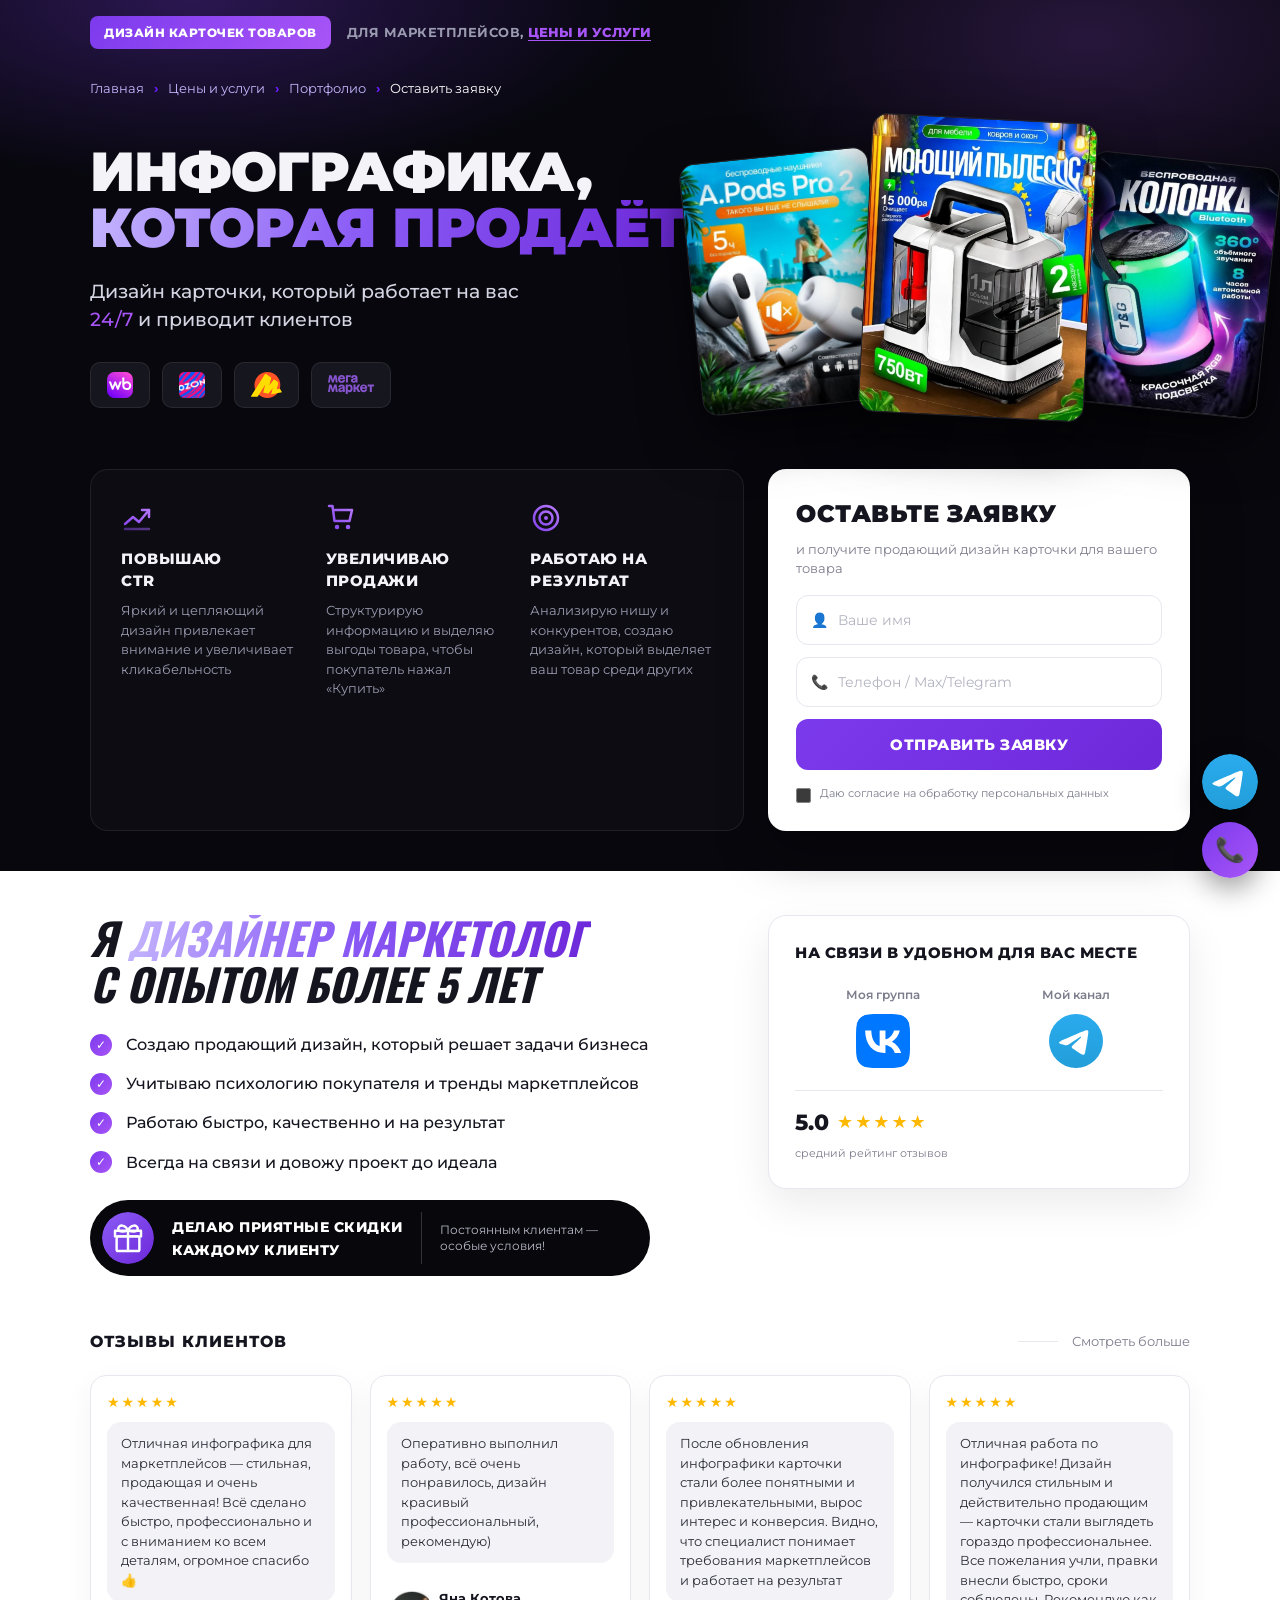
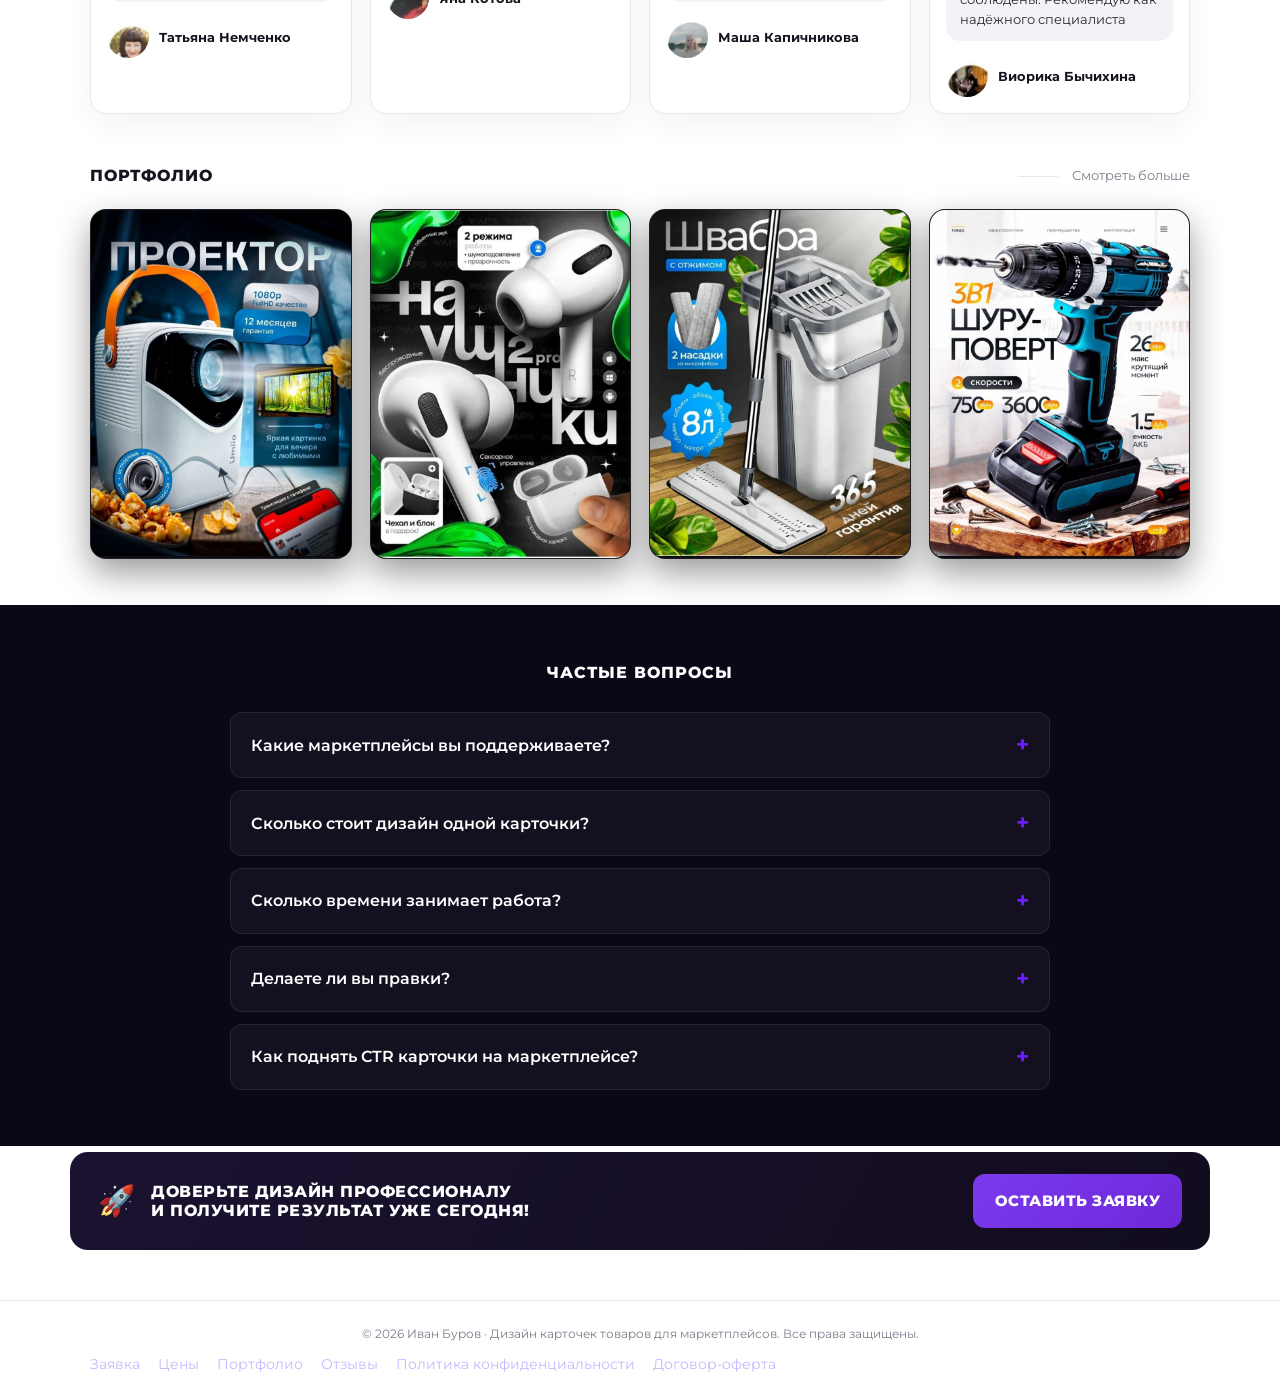
<file: index.html>
<!DOCTYPE html>
<html lang="ru-RU">
<head>
  <meta charset="UTF-8" />
  <meta http-equiv="X-UA-Compatible" content="IE=edge" />
  <meta name="viewport" content="width=device-width, initial-scale=1.0, viewport-fit=cover" />
  <meta name="theme-color" content="#0b0716" />
  <meta name="color-scheme" content="dark" />
  <meta name="format-detection" content="telephone=yes" />
  <meta name="geo.region" content="RU" />
  <meta name="geo.placename" content="Россия" />
  <meta name="rating" content="5.0" />

  <title>Инфографика для маркетплейсов — дизайн карточек WB, Ozon, ЯМ | idesighn.ru</title>
  <meta name="description" content="Продающая инфографика и дизайн карточек товаров для Wildberries, Ozon, Яндекс Маркет и Megamarket. Повышаю CTR и продажи, опыт 5+ лет. Цены от 600 ₽. Заявка онлайн на idesighn.ru." />
  <meta name="keywords" content="инфографика для маркетплейсов, дизайн карточек товаров, карточки Wildberries, дизайн Ozon, Яндекс Маркет дизайн, Megamarket, продающая инфографика, дизайнер карточек, инфографика WB, дизайн для маркетплейсов, CTR, Rich контент, главный слайд, дизайнер-маркетолог" />
  <meta name="author" content="Иван Буров" />
  <meta name="copyright" content="Иван Буров, idesighn.ru" />
  <meta name="robots" content="index, follow, max-image-preview:large, max-snippet:-1, max-video-preview:-1" />
  <meta name="googlebot" content="index, follow" />
  <meta name="yandex" content="index, follow" />
  <!-- Замените значения на реальные коды подтверждения из Яндекс.Вебмастера и Google Search Console -->
  <meta name="yandex-verification" content="99305ed40098e65d" />
  <meta name="google-site-verification" content="PLACEHOLDER_GOOGLE_VERIFICATION" />
  <meta name="referrer" content="strict-origin-when-cross-origin" />

  <link rel="canonical" href="https://idesighn.ru/" />
  <link rel="alternate" hreflang="ru-RU" href="https://idesighn.ru/" />
  <link rel="alternate" hreflang="x-default" href="https://idesighn.ru/" />

  <!-- Favicons -->
  <link rel="icon" href="/assets/img/favicon.svg" type="image/svg+xml" />
  <link rel="icon" href="/assets/img/icon-192.png" type="image/png" sizes="192x192" />
  <link rel="icon" href="/assets/img/favicon.svg" type="image/svg+xml" sizes="any" />
  <link rel="shortcut icon" href="/assets/img/favicon.svg" />
  <link rel="apple-touch-icon" href="/assets/img/apple-touch-icon.png" sizes="180x180" />
  <link rel="mask-icon" href="/assets/img/favicon.svg" color="#6b1dff" />
  <meta name="msapplication-TileColor" content="#0b0716" />
  <meta name="msapplication-TileImage" content="/assets/img/icon-192.png" />
  <meta name="msapplication-config" content="/assets/img/browserconfig.xml" />

  <!-- PWA -->
  <link rel="manifest" href="/manifest.webmanifest" />

  <!-- OpenGraph -->
  <meta property="og:type" content="website" />
  <meta property="og:site_name" content="idesighn.ru — Инфографика для маркетплейсов" />
  <meta property="og:locale" content="ru_RU" />
  <meta property="og:locale:alternate" content="en_US" />
  <meta property="og:title" content="Инфографика для маркетплейсов — дизайн карточек, который продаёт" />
  <meta property="og:description" content="Дизайн карточек товаров для Wildberries, Ozon, Яндекс Маркет и Megamarket. Повышаю CTR и продажи. 5+ лет опыта. Цены от 600 ₽." />
  <meta property="og:url" content="https://idesighn.ru/" />
  <meta property="og:image" content="https://idesighn.ru/assets/img/og-image.jpg" />
  <meta property="og:image:secure_url" content="https://idesighn.ru/assets/img/og-image.jpg" />
  <meta property="og:image:type" content="image/jpeg" />
  <meta property="og:image:width" content="1200" />
  <meta property="og:image:height" content="630" />
  <meta property="og:image:alt" content="Инфографика, которая продаёт — дизайн карточек для маркетплейсов" />

  <!-- Twitter Card -->
  <meta name="twitter:card" content="summary_large_image" />
  <meta name="twitter:title" content="Инфографика для маркетплейсов — дизайн карточек" />
  <meta name="twitter:description" content="Продающая инфографика для Wildberries, Ozon, Яндекс Маркет и Megamarket. 5+ лет опыта." />
  <meta name="twitter:image" content="https://idesighn.ru/assets/img/og-image.jpg" />
  <meta name="twitter:image:alt" content="Инфографика, которая продаёт — idesighn.ru" />

  <!-- VK OpenGraph (используется ВКонтакте) -->
  <meta property="vk:image" content="https://idesighn.ru/assets/img/og-image.jpg" />

  <!-- Производительность: ранние соединения -->
  <link rel="preconnect" href="https://fonts.googleapis.com" />
  <link rel="preconnect" href="https://fonts.gstatic.com" crossorigin />
  <link rel="dns-prefetch" href="https://mc.yandex.ru" />

  <!-- LCP-изображение героя — приоритетная загрузка -->
  <link rel="preload" as="image" href="assets/img/card-vacuum.jpg" fetchpriority="high" />

  <!-- Шрифты грузим асинхронно, чтобы не блокировать первичный рендеринг -->
  <link rel="preload" as="style" href="https://fonts.googleapis.com/css2?family=Montserrat:ital,wght@0,400;0,500;0,600;0,700;0,800;0,900;1,800;1,900&family=Oswald:wght@500;600;700&display=swap" />
  <link rel="stylesheet" href="https://fonts.googleapis.com/css2?family=Montserrat:ital,wght@0,400;0,500;0,600;0,700;0,800;0,900;1,800;1,900&family=Oswald:wght@500;600;700&display=swap" media="print" onload="this.media='all'" />
  <noscript>
    <link rel="stylesheet" href="https://fonts.googleapis.com/css2?family=Montserrat:ital,wght@0,400;0,500;0,600;0,700;0,800;0,900;1,800;1,900&family=Oswald:wght@500;600;700&display=swap" />
  </noscript>

  <link rel="stylesheet" href="styles.css" />
</head>
<body>
  <div class="bg-glow"></div>

  <header class="site-header">
    <div class="container header-inner">
      <span class="badge badge-purple">ДИЗАЙН КАРТОЧЕК ТОВАРОВ</span>
      <span class="header-tagline">ДЛЯ МАРКЕТПЛЕЙСОВ, <button type="button" class="accent link-btn" id="pricingToggle">ЦЕНЫ И УСЛУГИ</button></span>
    </div>
  </header>

  <main>
    <!-- BREADCRUMBS -->
    <nav class="breadcrumbs" aria-label="Навигационная цепочка">
      <div class="container">
        <ol itemscope itemtype="https://schema.org/BreadcrumbList">
          <li itemprop="itemListElement" itemscope itemtype="https://schema.org/ListItem">
            <a itemprop="item" href="https://idesighn.ru/"><span itemprop="name">Главная</span></a>
            <meta itemprop="position" content="1" />
          </li>
          <li itemprop="itemListElement" itemscope itemtype="https://schema.org/ListItem">
            <a itemprop="item" href="#pricing"><span itemprop="name">Цены и услуги</span></a>
            <meta itemprop="position" content="2" />
          </li>
          <li itemprop="itemListElement" itemscope itemtype="https://schema.org/ListItem">
            <a itemprop="item" href="#portfolio"><span itemprop="name">Портфолио</span></a>
            <meta itemprop="position" content="3" />
          </li>
          <li itemprop="itemListElement" itemscope itemtype="https://schema.org/ListItem" aria-current="page">
            <span itemprop="name">Оставить заявку</span>
            <meta itemprop="position" content="4" />
          </li>
        </ol>
      </div>
    </nav>

    <!-- HERO -->
    <section class="hero">
      <div class="container hero-grid">
        <div class="hero-copy">
          <h1 class="hero-title">
            ИНФОГРАФИКА,<br />
            <span class="grad-text">КОТОРАЯ ПРОДАЁТ</span>
          </h1>
          <p class="hero-sub">
            Дизайн карточки, который работает на вас<br />
            <span class="accent">24/7</span> и приводит клиентов
          </p>
          <div class="marketplaces" aria-label="Маркетплейсы, для которых делаем дизайн">
            <span class="mp-chip"><img src="assets/img/logo-wb.svg" alt="Wildberries — дизайн карточек" width="48" height="48" loading="lazy" decoding="async" /></span>
            <span class="mp-chip"><img src="assets/img/logo-ozon.png" alt="Ozon — дизайн карточек" width="48" height="48" loading="lazy" decoding="async" /></span>
            <span class="mp-chip"><img src="assets/img/logo-ym.svg" alt="Яндекс Маркет — дизайн карточек" width="48" height="48" loading="lazy" decoding="async" /></span>
            <span class="mp-chip mp-wide"><img src="assets/img/logo-mm.svg" alt="Megamarket (СберМегаМаркет) — дизайн карточек" width="64" height="48" loading="lazy" decoding="async" /></span>
          </div>
        </div>

        <div class="hero-cards">
          <article class="pcard">
            <img src="assets/img/card-apods.jpg" width="768" height="1024" decoding="async" fetchpriority="low" alt="A.Pods Pro 2 — беспроводные наушники" />
          </article>

          <article class="pcard pcard-lg">
            <img src="assets/img/card-vacuum.jpg" width="773" height="1024" fetchpriority="high" decoding="async" alt="Моющий пылесос для мебели, ковров и окон" />
          </article>

          <article class="pcard">
            <img src="assets/img/card-speaker.jpg" width="650" height="866" decoding="async" fetchpriority="low" alt="Беспроводная Bluetooth-колонка с RGB-подсветкой" />
          </article>
        </div>
      </div>
    </section>

    <!-- BENEFITS + FORM -->
    <section class="benefits-form">
      <div class="container bf-grid">
        <div class="benefits-card">
          <h2 class="visually-hidden">Преимущества дизайна карточек для маркетплейсов</h2>
          <div class="benefit">
            <div class="benefit-icon"><img src="assets/img/icon-ctr.svg" alt="" /></div>
            <h3>ПОВЫШАЮ<br />CTR</h3>
            <p>Яркий и цепляющий дизайн привлекает внимание и увеличивает кликабельность</p>
          </div>
          <div class="benefit">
            <div class="benefit-icon"><img src="assets/img/icon-sales.svg" alt="" /></div>
            <h3>УВЕЛИЧИВАЮ<br />ПРОДАЖИ</h3>
            <p>Структурирую информацию и выделяю выгоды товара, чтобы покупатель нажал «Купить»</p>
          </div>
          <div class="benefit">
            <div class="benefit-icon"><img src="assets/img/icon-result.svg" alt="" /></div>
            <h3>РАБОТАЮ НА<br />РЕЗУЛЬТАТ</h3>
            <p>Анализирую нишу и конкурентов, создаю дизайн, который выделяет ваш товар среди других</p>
          </div>
        </div>

        <aside class="lead-form" id="zayavka">
          <h2 class="form-title">ОСТАВЬТЕ ЗАЯВКУ</h2>
          <p class="form-sub">и получите продающий дизайн карточки для вашего товара</p>
          <form class="form" novalidate>
            <label class="field">
              <span class="field-icon">👤</span>
              <input type="text" name="name" placeholder="Ваше имя" required />
            </label>
            <label class="field">
              <span class="field-icon">📞</span>
              <input type="text" name="contact" placeholder="Телефон / Max/Telegram" required />
            </label>
            <button type="submit" class="btn btn-primary btn-block">ОТПРАВИТЬ ЗАЯВКУ</button>
            <label class="consent">
              <input type="checkbox" name="consent" required />
              <span>Даю согласие на обработку персональных данных</span>
            </label>
            <p class="form-success" hidden>Спасибо! Заявка отправлена — скоро свяжусь с вами.</p>
          </form>
        </aside>
      </div>
    </section>

    <!-- PRICING / SERVICES -->
    <section class="pricing" id="pricing">
      <div class="container">
        <div class="section-head">
          <h2 class="section-title">ЦЕНЫ И УСЛУГИ</h2>
          <button type="button" class="see-more pricing-close" id="pricingClose">Свернуть</button>
        </div>
        <div class="pricing-grid">
          <article class="price-card">
            <img loading="lazy" decoding="async" src="assets/img/service-01.jpg" width="656" height="1024" alt="Инфографика и дизайн на 5 слайдов" />
            <div class="price-row"><span class="price-now">3 100 ₽</span><span class="price-old">4 500 ₽</span></div>
            <div class="price-label">5 слайдов</div>
            <button type="button" class="btn btn-primary btn-block price-btn" data-service="Инфографика и дизайн — 5 слайдов (3 100 ₽)">Написать</button>
          </article>
          <article class="price-card">
            <img loading="lazy" decoding="async" src="assets/img/service-02.jpg" width="621" height="1024" alt="Дополнительный слайд" />
            <div class="price-row"><span class="price-now">600 ₽</span><span class="price-old">900 ₽</span></div>
            <div class="price-label">Дополнительный слайд</div>
            <button type="button" class="btn btn-primary btn-block price-btn" data-service="Дополнительный слайд (600 ₽)">Написать</button>
          </article>
          <article class="price-card">
            <img loading="lazy" decoding="async" src="assets/img/service-03.jpg" width="619" height="1024" alt="Rich контент" />
            <div class="price-row"><span class="price-now">1 000 ₽</span><span class="price-old">1 500 ₽</span></div>
            <div class="price-label">Rich контент</div>
            <button type="button" class="btn btn-primary btn-block price-btn" data-service="Rich контент (1 000 ₽)">Написать</button>
          </article>
          <article class="price-card">
            <img loading="lazy" decoding="async" src="assets/img/service-04.jpg" width="641" height="1024" alt="Супер Акция: 2 доп. слайда в подарок при заказе 5 слайдов" />
            <div class="price-row"><span class="price-now">3 100 ₽</span><span class="price-old">8 000 ₽</span></div>
            <div class="price-label">Супер Акция 😍🔥</div>
            <button type="button" class="btn btn-primary btn-block price-btn" data-service="Супер Акция: 2 доп. слайда в подарок (3 100 ₽)">Написать</button>
          </article>
          <article class="price-card">
            <img loading="lazy" decoding="async" src="assets/img/service-05.jpg" width="645" height="1024" alt="Главный слайд" />
            <div class="price-row"><span class="price-now">700 ₽</span><span class="price-old">1 100 ₽</span></div>
            <div class="price-label">Главный слайд</div>
            <button type="button" class="btn btn-primary btn-block price-btn" data-service="Главный слайд (700 ₽)">Написать</button>
          </article>
        </div>
      </div>
    </section>

    <div class="light-zone">
    <!-- ABOUT + CONTACTS -->
    <section class="about">
      <div class="container about-grid">
        <div class="about-main">
          <h2 class="about-title">Я <span class="grad-text">ДИЗАЙНЕР МАРКЕТОЛОГ</span><br />С ОПЫТОМ <span class="accent">БОЛЕЕ 5 ЛЕТ</span></h2>
          <ul class="about-list">
            <li>Создаю продающий дизайн, который решает задачи бизнеса</li>
            <li>Учитываю психологию покупателя и тренды маркетплейсов</li>
            <li>Работаю быстро, качественно и на результат</li>
            <li>Всегда на связи и довожу проект до идеала</li>
          </ul>
          <div class="gift-banner">
            <div class="gift-icon"><img src="assets/img/icon-gift.svg" alt="" /></div>
            <div class="gift-text"><b>ДЕЛАЮ ПРИЯТНЫЕ СКИДКИ<br />КАЖДОМУ КЛИЕНТУ</b></div>
            <div class="gift-divider"></div>
            <div class="gift-note">Постоянным клиентам —<br />особые условия!</div>
          </div>
        </div>

        <aside class="contacts-card">
          <h3 class="contacts-title">НА СВЯЗИ В УДОБНОМ ДЛЯ ВАС МЕСТЕ</h3>
          <div class="socials">
            <a class="social" href="https://vk.ru/disain1infografika" target="_blank" rel="noopener">
              <span class="social-label">Моя группа</span>
              <span class="social-icon"><img src="assets/img/logo-vk.svg" alt="VK" /></span>
            </a>
            <a class="social" href="https://t.me/ivan2000disainer" target="_blank" rel="noopener">
              <span class="social-label">Мой канал</span>
              <span class="social-icon"><img src="assets/img/icon-tg.svg" alt="Telegram" /></span>
            </a>
          </div>
          <div class="rating">
            <span class="rating-num">5.0</span>
            <span class="rating-stars">★★★★★</span>
            <span class="rating-note">средний рейтинг отзывов</span>
          </div>
        </aside>
      </div>
    </section>

    <!-- REVIEWS -->
    <section class="reviews" id="reviews">
      <div class="container">
        <div class="section-head">
          <h2 class="section-title">ОТЗЫВЫ КЛИЕНТОВ</h2>
          <a href="#" class="see-more" id="reviewsToggle">Смотреть больше</a>
        </div>
        <div class="reviews-grid">
          <article class="review">
            <div class="stars">★★★★★</div>
            <div class="bubble">
              <p>Отличная инфографика для маркетплейсов — стильная, продающая и очень качественная! Всё сделано быстро, профессионально и с вниманием ко всем деталям, огромное спасибо 👍</p>
            </div>
            <div class="person">
              <span class="avatar"><img loading="lazy" decoding="async" src="assets/img/av-01.png" width="96" height="96" alt="Татьяна Немченко" /></span>
              <span class="person-info"><b>Татьяна Немченко</b></span>
            </div>
          </article>
          <article class="review">
            <div class="stars">★★★★★</div>
            <div class="bubble">
              <p>Оперативно выполнил работу, всё очень понравилось, дизайн красивый профессиональный, рекомендую)</p>
            </div>
            <div class="person">
              <span class="avatar"><img loading="lazy" decoding="async" src="assets/img/av-02.png" width="96" height="96" alt="Яна Котова" /></span>
              <span class="person-info"><b>Яна Котова</b></span>
            </div>
          </article>
          <article class="review">
            <div class="stars">★★★★★</div>
            <div class="bubble">
              <p>После обновления инфографики карточки стали более понятными и привлекательными, вырос интерес и конверсия. Видно, что специалист понимает требования маркетплейсов и работает на результат</p>
            </div>
            <div class="person">
              <span class="avatar"><img loading="lazy" decoding="async" src="assets/img/av-03.png" width="96" height="96" alt="Маша Капичникова" /></span>
              <span class="person-info"><b>Маша Капичникова</b></span>
            </div>
          </article>
          <article class="review">
            <div class="stars">★★★★★</div>
            <div class="bubble">
              <p>Отличная работа по инфографике! Дизайн получился стильным и действительно продающим — карточки стали выглядеть гораздо профессиональнее. Все пожелания учли, правки внесли быстро, сроки соблюдены. Рекомендую как надёжного специалиста</p>
            </div>
            <div class="person">
              <span class="avatar"><img loading="lazy" decoding="async" src="assets/img/av-04.png" width="96" height="96" alt="Виорика Бычихина" /></span>
              <span class="person-info"><b>Виорика Бычихина</b></span>
            </div>
          </article>
          <article class="review review--extra">
            <div class="stars">★★★★★</div>
            <div class="bubble">
              <p>Дизайном очень доволен, Иван справился с задачей очень профессионально, сделал всё оперативно в срок, инфографика впечатляет, рекомендую)</p>
            </div>
            <div class="person">
              <span class="avatar"><img loading="lazy" decoding="async" src="assets/img/av-05.png" width="96" height="96" alt="Павел Литвинов" /></span>
              <span class="person-info"><b>Павел Литвинов</b></span>
            </div>
          </article>
          <article class="review review--extra">
            <div class="stars">★★★★★</div>
            <div class="bubble">
              <p>Шикарная инфографика, CTR значительно повысился, стали заказывать больше, спасибо большое 👍 супер</p>
            </div>
            <div class="person">
              <span class="avatar"><img loading="lazy" decoding="async" src="assets/img/av-06.png" width="96" height="96" alt="Олег П." /></span>
              <span class="person-info"><b>Олег П.</b></span>
            </div>
          </article>
          <article class="review review--extra">
            <div class="stars">★★★★★</div>
            <div class="bubble">
              <p>Шикарная инфографика 😍 продажи значительно выросли, больше кликов, рекомендую, просто супер ☺️</p>
            </div>
            <div class="person">
              <span class="avatar"><img loading="lazy" decoding="async" src="assets/img/av-07.png" width="96" height="96" alt="Людмила Соловьева" /></span>
              <span class="person-info"><b>Людмила Соловьева</b></span>
            </div>
          </article>
          <article class="review review--extra">
            <div class="stars">★★★★★</div>
            <div class="bubble">
              <p>Отличный специалист, быстро ответил, обсудили, работа выполнена в срок, очень доволен дизайном, будем работать ещё) рекомендую</p>
            </div>
            <div class="person">
              <span class="avatar"><img loading="lazy" decoding="async" src="assets/img/av-08.png" width="96" height="96" alt="Евгений Валерьевич" /></span>
              <span class="person-info"><b>Евгений Валерьевич</b></span>
            </div>
          </article>
        </div>
      </div>
    </section>

    <!-- PORTFOLIO -->
    <section class="portfolio" id="portfolio">
      <div class="container">
        <div class="section-head">
          <h2 class="section-title">ПОРТФОЛИО</h2>
          <a href="#" class="see-more" id="portfolioToggle">Смотреть больше</a>
        </div>
        <div class="portfolio-grid">
          <article class="folio"><img loading="lazy" decoding="async" src="assets/img/portfolio-01.jpg" width="768" height="1024" alt="Карточка товара: проектор Umiio" /></article>
          <article class="folio"><img loading="lazy" decoding="async" src="assets/img/portfolio-02.jpg" width="764" height="1024" alt="Карточка товара: беспроводные наушники Pro 2" /></article>
          <article class="folio"><img loading="lazy" decoding="async" src="assets/img/portfolio-03.jpg" width="768" height="1024" alt="Карточка товара: швабра с отжимом" /></article>
          <article class="folio"><img loading="lazy" decoding="async" src="assets/img/portfolio-04.jpg" width="768" height="1024" alt="Карточка товара: шуруповёрт 3 в 1" /></article>
          <article class="folio folio--extra"><img loading="lazy" decoding="async" src="assets/img/portfolio-05.jpg" width="768" height="1024" alt="Карточка товара: кабель Lightning — USB-C" /></article>
          <article class="folio folio--extra"><img loading="lazy" decoding="async" src="assets/img/portfolio-06.jpg" width="768" height="1024" alt="Карточка товара: автомобильный компрессор" /></article>
          <article class="folio folio--extra"><img loading="lazy" decoding="async" src="assets/img/portfolio-07.jpg" width="768" height="1024" alt="Карточка товара: подарочный набор" /></article>
          <article class="folio folio--extra"><img loading="lazy" decoding="async" src="assets/img/portfolio-08.jpg" width="768" height="1024" alt="Карточка товара: армейский мультитул 30 в 1" /></article>
          <article class="folio folio--extra"><img loading="lazy" decoding="async" src="assets/img/portfolio-09.jpg" width="768" height="1024" alt="Карточка товара: беспроводная колонка" /></article>
          <article class="folio folio--extra"><img loading="lazy" decoding="async" src="assets/img/portfolio-10.jpg" width="768" height="1024" alt="Карточка товара: электрический аэрогриль" /></article>
          <article class="folio folio--extra"><img loading="lazy" decoding="async" src="assets/img/portfolio-11.jpg" width="768" height="1024" alt="Карточка товара: портативный блендер" /></article>
          <article class="folio folio--extra"><img loading="lazy" decoding="async" src="assets/img/portfolio-12.jpg" width="768" height="1024" alt="Карточка товара: лазерный уровень 4D" /></article>
          <article class="folio folio--extra"><img loading="lazy" decoding="async" src="assets/img/portfolio-13.jpg" width="768" height="1024" alt="Карточка товара: чемодан" /></article>
          <article class="folio folio--extra"><img loading="lazy" decoding="async" src="assets/img/portfolio-14.jpg" width="774" height="1024" alt="Карточка товара: энергетик Lit Energy" /></article>
          <article class="folio folio--extra"><img loading="lazy" decoding="async" src="assets/img/portfolio-15.jpg" width="768" height="1024" alt="Карточка товара: беспроводные наушники N35" /></article>
          <article class="folio folio--extra"><img loading="lazy" decoding="async" src="assets/img/hero-02.jpg" width="969" height="1280" alt="Дизайн карточки товара для маркетплейса — пример №4" /></article>
          <article class="folio folio--extra"><img loading="lazy" decoding="async" src="assets/img/hero-03.jpg" width="900" height="1200" alt="Дизайн карточки товара для маркетплейса — пример №5" /></article>
          <article class="folio folio--extra"><img loading="lazy" decoding="async" src="assets/img/hero-04.jpg" width="961" height="1280" alt="Дизайн карточки товара для маркетплейса — пример №6" /></article>
          <article class="folio folio--extra"><img loading="lazy" decoding="async" src="assets/img/hero-06.jpg" width="900" height="1200" alt="Дизайн карточки товара для маркетплейса — пример №7" /></article>
        </div>
      </div>
    </section>

    <!-- FAQ (видимый блок) -->
    <section class="faq" aria-label="Частые вопросы">
      <div class="container">
        <h2 class="section-title">ЧАСТЫЕ ВОПРОСЫ</h2>
        <div class="faq-list">
          <details>
            <summary>Какие маркетплейсы вы поддерживаете?</summary>
            <p>Делаю дизайн карточек для Wildberries, Ozon, Яндекс Маркет и Megamarket. Опыт работы с каждой площадкой более 5 лет.</p>
          </details>
          <details>
            <summary>Сколько стоит дизайн одной карточки?</summary>
            <p>Главный слайд — 700 ₽, дополнительный слайд — 600 ₽, пакет 5 слайдов — 3 100 ₽, Rich контент — 1 000 ₽. Постоянным клиентам — скидки.</p>
          </details>
          <details>
            <summary>Сколько времени занимает работа?</summary>
            <p>Стандартный заказ 5 слайдов — от 1 рабочего дня. Срочные заказы — по договорённости.</p>
          </details>
          <details>
            <summary>Делаете ли вы правки?</summary>
            <p>Да, в стоимость входит доработка до идеала. Довожу проект до результата.</p>
          </details>
          <details>
            <summary>Как поднять CTR карточки на маркетплейсе?</summary>
            <p>За счёт яркой и структурированной инфографики, выделения выгод товара, цепляющего главного слайда и анализа конкурентов в нише.</p>
          </details>
        </div>
      </div>
    </section>

    <!-- CTA BANNER -->
    <section class="cta-banner">
      <div class="container cta-inner">
        <div class="cta-left">
          <span class="cta-rocket">🚀</span>
          <p>ДОВЕРЬТЕ ДИЗАЙН ПРОФЕССИОНАЛУ<br />И ПОЛУЧИТЕ РЕЗУЛЬТАТ УЖЕ СЕГОДНЯ!</p>
        </div>
        <a href="#zayavka" class="btn btn-primary cta-btn">ОСТАВИТЬ ЗАЯВКУ</a>
      </div>
    </section>
    </div>
  </main>

  <footer class="site-footer" itemscope itemtype="https://schema.org/WPFooter">
    <div class="container">
      <p>© <span id="year">2026</span> <span itemprop="copyrightHolder">Иван Буров</span> · <span itemprop="description">Дизайн карточек товаров для маркетплейсов</span>. Все права защищены.</p>
      <nav class="footer-nav" aria-label="Подвал сайта">
        <a href="#zayavka" rel="nofollow">Заявка</a>
        <a href="#pricing" rel="nofollow">Цены</a>
        <a href="#portfolio" rel="nofollow">Портфолио</a>
        <a href="#reviews" rel="nofollow">Отзывы</a>
        <a href="/privacy.html" rel="nofollow">Политика конфиденциальности</a>
        <a href="/offer.html" rel="nofollow">Договор-оферта</a>
      </nav>
    </div>
  </footer>

  <div class="fab">
    <a class="fab-btn fab-tg" href="https://t.me/IvanBurov25" target="_blank" rel="noopener" aria-label="Написать в Telegram" title="Написать в Telegram">
      <img src="assets/img/icon-tg.svg" alt="Telegram" />
    </a>
    <a class="fab-btn fab-call" href="tel:+79619214118" aria-label="Позвонить" title="Позвонить">📞</a>
  </div>

  <div class="modal" id="leadModal" aria-hidden="true">
    <div class="modal-overlay" data-close></div>
    <div class="modal-box" role="dialog" aria-modal="true" aria-labelledby="modalTitle">
      <button type="button" class="modal-close" data-close aria-label="Закрыть">×</button>
      <h2 class="form-title" id="modalTitle">ОСТАВЬТЕ ЗАЯВКУ</h2>
      <p class="form-sub" id="modalServiceSub">и я свяжусь с вами по выбранной услуге</p>
      <form class="form" novalidate>
        <label class="field">
          <span class="field-icon">👤</span>
          <input type="text" name="name" placeholder="Ваше имя" required />
        </label>
        <label class="field">
          <span class="field-icon">📞</span>
          <input type="text" name="contact" placeholder="Телефон / Max/Telegram" required />
        </label>
        <button type="submit" class="btn btn-primary btn-block">ОТПРАВИТЬ ЗАЯВКУ</button>
        <label class="consent">
          <input type="checkbox" name="consent" required />
          <span>Даю согласие на обработку персональных данных</span>
        </label>
        <p class="form-success" hidden>Спасибо! Заявка отправлена — скоро свяжусь с вами.</p>
      </form>
    </div>
  </div>

  <!-- ===== JSON-LD: структурированные данные ===== -->
  <script type="application/ld+json">
  {
    "@context": "https://schema.org",
    "@graph": [
      {
        "@type": ["Organization", "ProfessionalService"],
        "@id": "https://idesighn.ru/#organization",
        "name": "idesighn.ru",
        "alternateName": "Иван Буров — дизайнер карточек для маркетплейсов",
        "url": "https://idesighn.ru/",
        "logo": {
          "@type": "ImageObject",
          "url": "https://idesighn.ru/assets/img/icon-512.png",
          "width": 512,
          "height": 512
        },
        "image": "https://idesighn.ru/assets/img/og-image.jpg",
        "description": "Дизайн карточек товаров и инфографика для Wildberries, Ozon, Яндекс Маркет, Megamarket. Повышаем CTR и продажи на маркетплейсах.",
        "founder": {
          "@type": "Person",
          "@id": "https://idesighn.ru/#person",
          "name": "Иван Буров",
          "jobTitle": "Дизайнер-маркетолог",
          "url": "https://idesighn.ru/",
          "sameAs": [
            "https://vk.ru/disain1infografika",
            "https://t.me/ivan2000disainer"
          ]
        },
        "contactPoint": [
          {
            "@type": "ContactPoint",
            "telephone": "+7-961-921-41-18",
            "contactType": "customer service",
            "areaServed": "RU",
            "availableLanguage": ["Russian"]
          },
          {
            "@type": "ContactPoint",
            "url": "https://t.me/IvanBurov25",
            "contactType": "sales",
            "areaServed": "RU",
            "availableLanguage": ["Russian"]
          }
        ],
        "address": {
          "@type": "PostalAddress",
          "addressCountry": "RU",
          "addressLocality": "Россия"
        },
        "areaServed": [
          { "@type": "Country", "name": "Россия" }
        ],
        "priceRange": "₽₽",
        "aggregateRating": {
          "@type": "AggregateRating",
          "ratingValue": "5.0",
          "reviewCount": "8",
          "bestRating": "5",
          "worstRating": "1"
        },
        "sameAs": [
          "https://vk.ru/disain1infografika",
          "https://t.me/ivan2000disainer"
        ]
      },
      {
        "@type": "WebSite",
        "@id": "https://idesighn.ru/#website",
        "url": "https://idesighn.ru/",
        "name": "idesighn.ru",
        "inLanguage": "ru-RU",
        "publisher": { "@id": "https://idesighn.ru/#organization" }
      },
      {
        "@type": "WebPage",
        "@id": "https://idesighn.ru/#webpage",
        "url": "https://idesighn.ru/",
        "name": "Инфографика для маркетплейсов — дизайн карточек Wildberries, Ozon, Яндекс Маркет, Megamarket",
        "isPartOf": { "@id": "https://idesighn.ru/#website" },
        "inLanguage": "ru-RU",
        "description": "Продающая инфографика и дизайн карточек товаров для Wildberries, Ozon, Яндекс Маркет и Megamarket.",
        "primaryImageOfPage": { "@type": "ImageObject", "url": "https://idesighn.ru/assets/img/og-image.jpg" },
        "breadcrumb": { "@id": "https://idesighn.ru/#breadcrumb" }
      },
      {
        "@type": "BreadcrumbList",
        "@id": "https://idesighn.ru/#breadcrumb",
        "itemListElement": [
          { "@type": "ListItem", "position": 1, "name": "Главная", "item": "https://idesighn.ru/" },
          { "@type": "ListItem", "position": 2, "name": "Цены и услуги", "item": "https://idesighn.ru/#pricing" },
          { "@type": "ListItem", "position": 3, "name": "Портфолио", "item": "https://idesighn.ru/#portfolio" },
          { "@type": "ListItem", "position": 4, "name": "Оставить заявку", "item": "https://idesighn.ru/#zayavka" }
        ]
      },
      {
        "@type": "Service",
        "@id": "https://idesighn.ru/#service-5slides",
        "name": "Инфографика и дизайн — 5 слайдов",
        "serviceType": "Дизайн карточек для маркетплейсов",
        "category": "Графический дизайн",
        "provider": { "@id": "https://idesighn.ru/#organization" },
        "areaServed": { "@type": "Country", "name": "Россия" },
        "description": "Комплект из 5 продающих слайдов инфографики для карточки товара на маркетплейсе. Срок — от 1 рабочего дня.",
        "offers": {
          "@type": "Offer",
          "name": "Инфографика и дизайн — 5 слайдов",
          "price": "3100",
          "priceCurrency": "RUB",
          "availability": "https://schema.org/InStock",
          "url": "https://idesighn.ru/#pricing",
          "validFrom": "2026-01-01"
        }
      },
      {
        "@type": "Service",
        "@id": "https://idesighn.ru/#service-extra-slide",
        "name": "Дополнительный слайд",
        "serviceType": "Дизайн карточек для маркетплейсов",
        "category": "Графический дизайн",
        "provider": { "@id": "https://idesighn.ru/#organization" },
        "areaServed": { "@type": "Country", "name": "Россия" },
        "description": "Дополнительный продающий слайд к основному пакету инфографики карточки товара.",
        "offers": {
          "@type": "Offer",
          "name": "Дополнительный слайд",
          "price": "600",
          "priceCurrency": "RUB",
          "availability": "https://schema.org/InStock",
          "url": "https://idesighn.ru/#pricing",
          "validFrom": "2026-01-01"
        }
      },
      {
        "@type": "Service",
        "@id": "https://idesighn.ru/#service-rich",
        "name": "Rich контент",
        "serviceType": "Rich-контент для маркетплейсов",
        "category": "Графический дизайн",
        "provider": { "@id": "https://idesighn.ru/#organization" },
        "areaServed": { "@type": "Country", "name": "Россия" },
        "description": "Rich-контент (интерактивная карточка) для Wildberries, Ozon, Яндекс Маркет, Megamarket.",
        "offers": {
          "@type": "Offer",
          "name": "Rich контент",
          "price": "1000",
          "priceCurrency": "RUB",
          "availability": "https://schema.org/InStock",
          "url": "https://idesighn.ru/#pricing",
          "validFrom": "2026-01-01"
        }
      },
      {
        "@type": "Service",
        "@id": "https://idesighn.ru/#service-promo",
        "name": "Супер Акция: 5 слайдов + 2 в подарок",
        "serviceType": "Дизайн карточек для маркетплейсов",
        "category": "Графический дизайн",
        "provider": { "@id": "https://idesighn.ru/#organization" },
        "areaServed": { "@type": "Country", "name": "Россия" },
        "description": "Акция: 5 слайдов инфографики и 2 дополнительных слайда в подарок по цене 3 100 ₽ вместо 8 000 ₽.",
        "offers": {
          "@type": "Offer",
          "name": "Супер Акция: 5+2 слайда",
          "price": "3100",
          "priceCurrency": "RUB",
          "availability": "https://schema.org/InStock",
          "url": "https://idesighn.ru/#pricing",
          "validFrom": "2026-01-01"
        }
      },
      {
        "@type": "Service",
        "@id": "https://idesighn.ru/#service-main-slide",
        "name": "Главный слайд карточки",
        "serviceType": "Дизайн карточек для маркетплейсов",
        "category": "Графический дизайн",
        "provider": { "@id": "https://idesighn.ru/#organization" },
        "areaServed": { "@type": "Country", "name": "Россия" },
        "description": "Главный (первый) слайд карточки — самый важный для CTR на маркетплейсе.",
        "offers": {
          "@type": "Offer",
          "name": "Главный слайд",
          "price": "700",
          "priceCurrency": "RUB",
          "availability": "https://schema.org/InStock",
          "url": "https://idesighn.ru/#pricing",
          "validFrom": "2026-01-01"
        }
      },
      {
        "@type": "FAQPage",
        "mainEntity": [
          {
            "@type": "Question",
            "name": "Какие маркетплейсы вы поддерживаете?",
            "acceptedAnswer": { "@type": "Answer", "text": "Делаю дизайн карточек для Wildberries, Ozon, Яндекс Маркет и Megamarket. Опыт работы с каждой площадкой более 5 лет." }
          },
          {
            "@type": "Question",
            "name": "Сколько стоит дизайн одной карточки?",
            "acceptedAnswer": { "@type": "Answer", "text": "Главный слайд — 700 ₽, дополнительный слайд — 600 ₽, пакет 5 слайдов — 3 100 ₽, Rich контент — 1 000 ₽. Постоянным клиентам — скидки." }
          },
          {
            "@type": "Question",
            "name": "Сколько времени занимает работа?",
            "acceptedAnswer": { "@type": "Answer", "text": "Стандартный заказ 5 слайдов — от 1 рабочего дня. Срочные заказы — по договорённости." }
          },
          {
            "@type": "Question",
            "name": "Делаете ли вы правки?",
            "acceptedAnswer": { "@type": "Answer", "text": "Да, в стоимость входит доработка до идеала. Довожу проект до результата." }
          },
          {
            "@type": "Question",
            "name": "Как поднять CTR карточки на маркетплейсе?",
            "acceptedAnswer": { "@type": "Answer", "text": "За счёт яркой и структурированной инфографики, выделения выгод товара, цепляющего главного слайда и анализа конкурентов в нише." }
          }
        ]
      },
      {
        "@type": "Person",
        "@id": "https://idesighn.ru/#person",
        "name": "Иван Буров",
        "jobTitle": "Дизайнер-маркетолог",
        "worksFor": { "@id": "https://idesighn.ru/#organization" },
        "url": "https://idesighn.ru/",
        "knowsAbout": ["Инфографика для маркетплейсов", "Дизайн карточек товаров", "Wildberries", "Ozon", "Яндекс Маркет", "Megamarket"],
        "sameAs": [
          "https://vk.ru/disain1infografika",
          "https://t.me/ivan2000disainer"
        ]
      },
      {
        "@type": "Review",
        "name": "Отзыв Татьяны Немченко",
        "author": { "@type": "Person", "name": "Татьяна Немченко" },
        "datePublished": "2025-11-12",
        "reviewBody": "Отличная инфографика для маркетплейсов — стильная, продающая и очень качественная! Всё сделано быстро, профессионально и с вниманием ко всем деталям, огромное спасибо.",
        "reviewRating": { "@type": "Rating", "ratingValue": "5", "bestRating": "5", "worstRating": "1" },
        "itemReviewed": { "@id": "https://idesighn.ru/#organization" }
      },
      {
        "@type": "Review",
        "name": "Отзыв Яны Котовой",
        "author": { "@type": "Person", "name": "Яна Котова" },
        "datePublished": "2025-12-03",
        "reviewBody": "Оперативно выполнил работу, всё очень понравилось, дизайн красивый профессиональный, рекомендую.",
        "reviewRating": { "@type": "Rating", "ratingValue": "5", "bestRating": "5", "worstRating": "1" },
        "itemReviewed": { "@id": "https://idesighn.ru/#organization" }
      },
      {
        "@type": "Review",
        "name": "Отзыв Маши Капичниковой",
        "author": { "@type": "Person", "name": "Маша Капичникова" },
        "datePublished": "2026-01-15",
        "reviewBody": "После обновления инфографики карточки стали более понятными и привлекательными, вырос интерес и конверсия. Видно, что специалист понимает требования маркетплейсов и работает на результат.",
        "reviewRating": { "@type": "Rating", "ratingValue": "5", "bestRating": "5", "worstRating": "1" },
        "itemReviewed": { "@id": "https://idesighn.ru/#organization" }
      },
      {
        "@type": "Review",
        "name": "Отзыв Виорики Бычихиной",
        "author": { "@type": "Person", "name": "Виорика Бычихина" },
        "datePublished": "2026-02-08",
        "reviewBody": "Отличная работа по инфографике! Дизайн получился стильным и действительно продающим — карточки стали выглядеть гораздо профессиональнее. Все пожелания учли, правки внесли быстро, сроки соблюдены. Рекомендую как надёжного специалиста.",
        "reviewRating": { "@type": "Rating", "ratingValue": "5", "bestRating": "5", "worstRating": "1" },
        "itemReviewed": { "@id": "https://idesighn.ru/#organization" }
      },
      {
        "@type": "Review",
        "name": "Отзыв Павла Литвинова",
        "author": { "@type": "Person", "name": "Павел Литвинов" },
        "datePublished": "2026-03-02",
        "reviewBody": "Дизайном очень доволен, Иван справился с задачей очень профессионально, сделал всё оперативно в срок, инфографика впечатляет, рекомендую.",
        "reviewRating": { "@type": "Rating", "ratingValue": "5", "bestRating": "5", "worstRating": "1" },
        "itemReviewed": { "@id": "https://idesighn.ru/#organization" }
      },
      {
        "@type": "Review",
        "name": "Отзыв Олега П.",
        "author": { "@type": "Person", "name": "Олег П." },
        "datePublished": "2026-03-21",
        "reviewBody": "Шикарная инфографика, CTR значительно повысился, стали заказывать больше, спасибо большое, супер.",
        "reviewRating": { "@type": "Rating", "ratingValue": "5", "bestRating": "5", "worstRating": "1" },
        "itemReviewed": { "@id": "https://idesighn.ru/#organization" }
      },
      {
        "@type": "Review",
        "name": "Отзыв Людмилы Соловьёвой",
        "author": { "@type": "Person", "name": "Людмила Соловьёва" },
        "datePublished": "2026-04-09",
        "reviewBody": "Шикарная инфографика, продажи значительно выросли, больше кликов, рекомендую, просто супер.",
        "reviewRating": { "@type": "Rating", "ratingValue": "5", "bestRating": "5", "worstRating": "1" },
        "itemReviewed": { "@id": "https://idesighn.ru/#organization" }
      },
      {
        "@type": "Review",
        "name": "Отзыв Евгения Валерьевича",
        "author": { "@type": "Person", "name": "Евгений Валерьевич" },
        "datePublished": "2026-05-14",
        "reviewBody": "Отличный специалист, быстро ответил, обсудили, работа выполнена в срок, очень доволен дизайном, будем работать ещё, рекомендую.",
        "reviewRating": { "@type": "Rating", "ratingValue": "5", "bestRating": "5", "worstRating": "1" },
        "itemReviewed": { "@id": "https://idesighn.ru/#organization" }
      },
      {
        "@type": "ImageObject",
        "@id": "https://idesighn.ru/#hero-1",
        "contentUrl": "https://idesighn.ru/assets/img/hero-01.jpg",
        "url": "https://idesighn.ru/assets/img/hero-01.jpg",
        "name": "Дизайн карточки товара — пример №1",
        "description": "Пример инфографики карточки товара для маркетплейса.",
        "caption": "Дизайн карточки для маркетплейса — пример №1",
        "width": "960",
        "height": "1280",
        "encodingFormat": "image/jpeg",
        "creator": { "@id": "https://idesighn.ru/#person" },
        "copyrightHolder": { "@id": "https://idesighn.ru/#person" },
        "license": "https://idesighn.ru/privacy.html",
        "isPartOf": { "@id": "https://idesighn.ru/#organization" }
      },
      {
        "@type": "ImageObject",
        "@id": "https://idesighn.ru/#hero-5",
        "contentUrl": "https://idesighn.ru/assets/img/hero-05.jpg",
        "url": "https://idesighn.ru/assets/img/hero-05.jpg",
        "name": "Дизайн карточки товара — пример №2",
        "description": "Пример инфографики карточки товара для маркетплейса.",
        "caption": "Дизайн карточки для маркетплейса — пример №2",
        "width": "900",
        "height": "1200",
        "encodingFormat": "image/jpeg",
        "creator": { "@id": "https://idesighn.ru/#person" },
        "copyrightHolder": { "@id": "https://idesighn.ru/#person" },
        "license": "https://idesighn.ru/privacy.html",
        "isPartOf": { "@id": "https://idesighn.ru/#organization" }
      },
      {
        "@type": "ImageObject",
        "@id": "https://idesighn.ru/#hero-7",
        "contentUrl": "https://idesighn.ru/assets/img/hero-07.jpg",
        "url": "https://idesighn.ru/assets/img/hero-07.jpg",
        "name": "Дизайн карточки товара — пример №3",
        "description": "Пример инфографики карточки товара для маркетплейса.",
        "caption": "Дизайн карточки для маркетплейса — пример №3",
        "width": "960",
        "height": "1280",
        "encodingFormat": "image/jpeg",
        "creator": { "@id": "https://idesighn.ru/#person" },
        "copyrightHolder": { "@id": "https://idesighn.ru/#person" },
        "license": "https://idesighn.ru/privacy.html",
        "isPartOf": { "@id": "https://idesighn.ru/#organization" }
      },
      {
        "@type": "ImageGallery",
        "@id": "https://idesighn.ru/#portfolio",
        "name": "Портфолио работ — дизайн карточек для маркетплейсов",
        "description": "Примеры готовых карточек товаров с инфографикой: проекторы, наушники, швабры, шуруповёрты, кабели, компрессоры, мультитулы, колонки, аэрогрили, блендеры, лазерные уровни, чемоданы, энергетики и др.",
        "author": { "@id": "https://idesighn.ru/#person" },
        "publisher": { "@id": "https://idesighn.ru/#organization" },
        "associatedMedia": [
          { "@type": "ImageObject", "contentUrl": "https://idesighn.ru/assets/img/portfolio-01.jpg", "caption": "Карточка товара: проектор Umiio", "width": "768", "height": "1024" },
          { "@type": "ImageObject", "contentUrl": "https://idesighn.ru/assets/img/portfolio-02.jpg", "caption": "Карточка товара: беспроводные наушники Pro 2", "width": "764", "height": "1024" },
          { "@type": "ImageObject", "contentUrl": "https://idesighn.ru/assets/img/portfolio-03.jpg", "caption": "Карточка товара: швабра с отжимом", "width": "768", "height": "1024" },
          { "@type": "ImageObject", "contentUrl": "https://idesighn.ru/assets/img/portfolio-04.jpg", "caption": "Карточка товара: шуруповёрт 3 в 1", "width": "768", "height": "1024" },
          { "@type": "ImageObject", "contentUrl": "https://idesighn.ru/assets/img/portfolio-05.jpg", "caption": "Карточка товара: кабель Lightning — USB-C", "width": "768", "height": "1024" },
          { "@type": "ImageObject", "contentUrl": "https://idesighn.ru/assets/img/portfolio-06.jpg", "caption": "Карточка товара: автомобильный компрессор", "width": "768", "height": "1024" },
          { "@type": "ImageObject", "contentUrl": "https://idesighn.ru/assets/img/portfolio-07.jpg", "caption": "Карточка товара: подарочный набор", "width": "768", "height": "1024" },
          { "@type": "ImageObject", "contentUrl": "https://idesighn.ru/assets/img/portfolio-08.jpg", "caption": "Карточка товара: армейский мультитул 30 в 1", "width": "768", "height": "1024" },
          { "@type": "ImageObject", "contentUrl": "https://idesighn.ru/assets/img/portfolio-09.jpg", "caption": "Карточка товара: беспроводная колонка", "width": "768", "height": "1024" },
          { "@type": "ImageObject", "contentUrl": "https://idesighn.ru/assets/img/portfolio-10.jpg", "caption": "Карточка товара: электрический аэрогриль", "width": "768", "height": "1024" },
          { "@type": "ImageObject", "contentUrl": "https://idesighn.ru/assets/img/portfolio-11.jpg", "caption": "Карточка товара: портативный блендер", "width": "768", "height": "1024" },
          { "@type": "ImageObject", "contentUrl": "https://idesighn.ru/assets/img/portfolio-12.jpg", "caption": "Карточка товара: лазерный уровень 4D", "width": "768", "height": "1024" },
          { "@type": "ImageObject", "contentUrl": "https://idesighn.ru/assets/img/portfolio-13.jpg", "caption": "Карточка товара: чемодан", "width": "768", "height": "1024" },
          { "@type": "ImageObject", "contentUrl": "https://idesighn.ru/assets/img/portfolio-14.jpg", "caption": "Карточка товара: энергетик Lit Energy", "width": "774", "height": "1024" },
          { "@type": "ImageObject", "contentUrl": "https://idesighn.ru/assets/img/portfolio-15.jpg", "caption": "Карточка товара: беспроводные наушники N35", "width": "768", "height": "1024" },
          { "@type": "ImageObject", "contentUrl": "https://idesighn.ru/assets/img/hero-02.jpg", "caption": "Пример дизайна карточки для маркетплейса — №4", "width": "969", "height": "1280" },
          { "@type": "ImageObject", "contentUrl": "https://idesighn.ru/assets/img/hero-03.jpg", "caption": "Пример дизайна карточки для маркетплейса — №5", "width": "900", "height": "1200" },
          { "@type": "ImageObject", "contentUrl": "https://idesighn.ru/assets/img/hero-04.jpg", "caption": "Пример дизайна карточки для маркетплейса — №6", "width": "961", "height": "1280" },
          { "@type": "ImageObject", "contentUrl": "https://idesighn.ru/assets/img/hero-06.jpg", "caption": "Пример дизайна карточки для маркетплейса — №7", "width": "900", "height": "1200" }
        ]
      }
    ]
  }
  </script>

  <!-- ===== Яндекс.Метрика ===== -->
  <script type="text/javascript">
    var YM_COUNTER_ID = 109958762;
    if (YM_COUNTER_ID) {
      (function(m,e,t,r,i,k,a){m[i]=m[i]||function(){(m[i].a=m[i].a||[]).push(arguments)};
      m[i].l=1*new Date();k=e.createElement(t),a=e.getElementsByTagName(t)[0],k.async=1,k.src=r;
      a.parentNode.insertBefore(k,a)})(window, document, "script", "https://mc.yandex.ru/metrika/tag.js", "ym");
      ym(YM_COUNTER_ID, "init", { clickmap:true, trackLinks:true, accurateTrackBounce:true, webvisor:true });
    }
  </script>
  <noscript><div><img src="https://mc.yandex.ru/watch/109958762" style="position:absolute; left:-9999px;" alt="" /></div></noscript>

  <script src="script.js"></script>
</body>
</html>
</file>
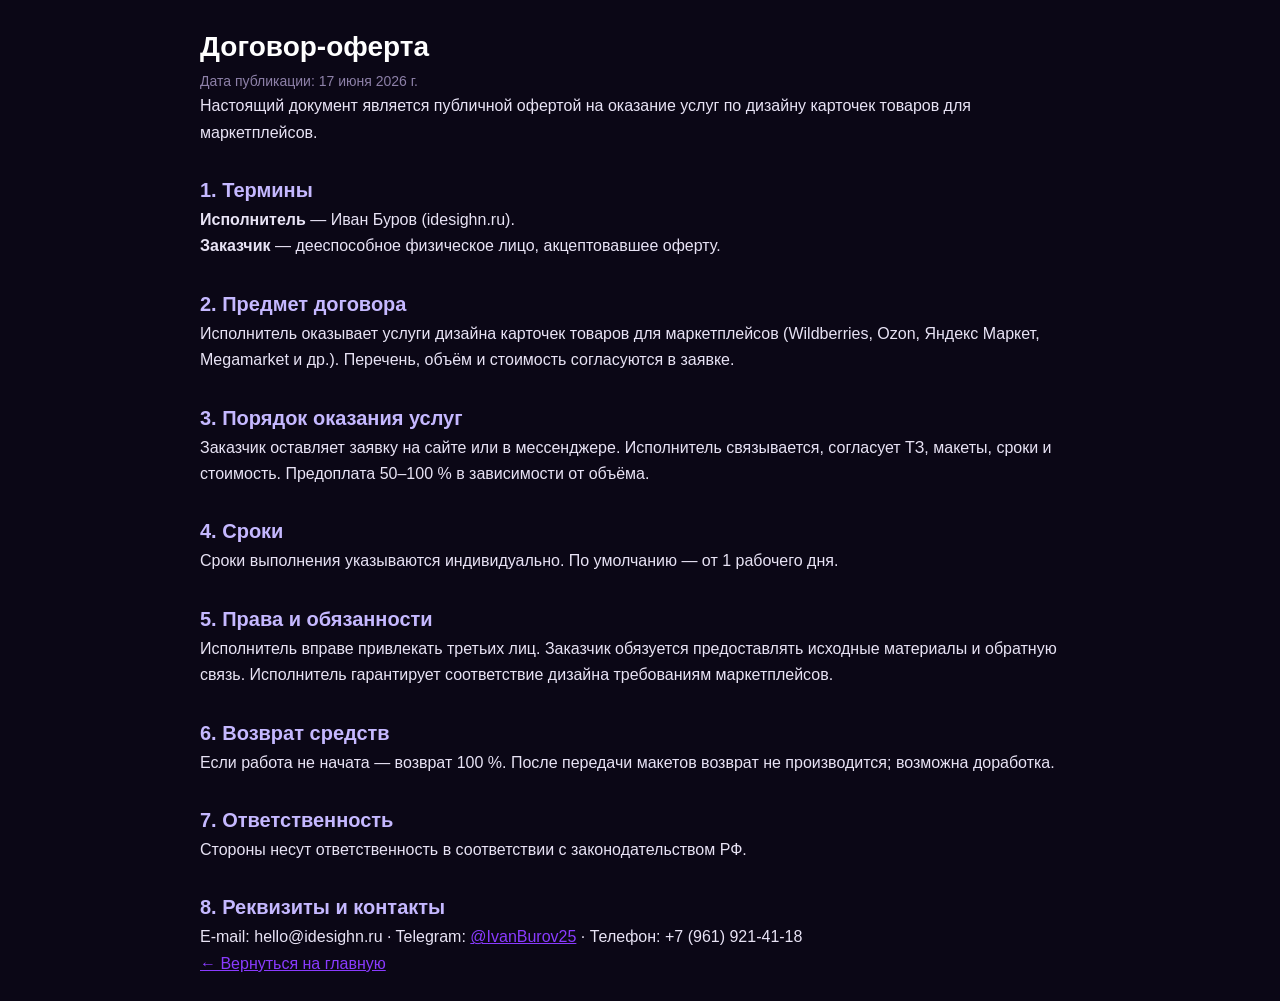
<file: offer.html>
﻿<!DOCTYPE html>
<html lang="ru-RU">
<head>
  <meta charset="UTF-8" />
  <meta name="viewport" content="width=device-width, initial-scale=1.0" />
  <title>Договор-оферта — idesighn.ru</title>
  <meta name="description" content="Договор-оферта на оказание услуг дизайна карточек для маркетплейсов." />
  <meta name="robots" content="index, follow" />
  <link rel="canonical" href="https://idesighn.ru/offer.html" />
  <link rel="icon" href="/assets/img/favicon.svg" type="image/svg+xml" />
  <link rel="stylesheet" href="styles.css" />
  <style>
    body { background:#0b0716; color:#e8e3f5; font-family:'Montserrat',Arial,sans-serif; padding:24px; line-height:1.65; }
    h1 { color:#fff; font-size:28px; }
    h2 { color:#c5b8ff; margin-top:28px; font-size:20px; }
    a { color:#8a3bff; }
    .wrap { max-width:880px; margin:0 auto; }
    .updated { color:#8d80a8; font-size:14px; }
  </style>
</head>
<body>
  <div class="wrap">
    <h1>Договор-оферта</h1>
    <p class="updated">Дата публикации: 17 июня 2026 г.</p>
    <p>Настоящий документ является публичной офертой на оказание услуг по дизайну карточек товаров для маркетплейсов.</p>

    <h2>1. Термины</h2>
    <p><b>Исполнитель</b> — Иван Буров (idesighn.ru).<br/><b>Заказчик</b> — дееспособное физическое лицо, акцептовавшее оферту.</p>

    <h2>2. Предмет договора</h2>
    <p>Исполнитель оказывает услуги дизайна карточек товаров для маркетплейсов (Wildberries, Ozon, Яндекс Маркет, Megamarket и др.). Перечень, объём и стоимость согласуются в заявке.</p>

    <h2>3. Порядок оказания услуг</h2>
    <p>Заказчик оставляет заявку на сайте или в мессенджере. Исполнитель связывается, согласует ТЗ, макеты, сроки и стоимость. Предоплата 50–100 % в зависимости от объёма.</p>

    <h2>4. Сроки</h2>
    <p>Сроки выполнения указываются индивидуально. По умолчанию — от 1 рабочего дня.</p>

    <h2>5. Права и обязанности</h2>
    <p>Исполнитель вправе привлекать третьих лиц. Заказчик обязуется предоставлять исходные материалы и обратную связь. Исполнитель гарантирует соответствие дизайна требованиям маркетплейсов.</p>

    <h2>6. Возврат средств</h2>
    <p>Если работа не начата — возврат 100 %. После передачи макетов возврат не производится; возможна доработка.</p>

    <h2>7. Ответственность</h2>
    <p>Стороны несут ответственность в соответствии с законодательством РФ.</p>

    <h2>8. Реквизиты и контакты</h2>
    <p>E-mail: hello@idesighn.ru · Telegram: <a href="https://t.me/IvanBurov25">@IvanBurov25</a> · Телефон: +7 (961) 921-41-18</p>
    <p><a href="/">← Вернуться на главную</a></p>
  </div>
</body>
</html>
</file>
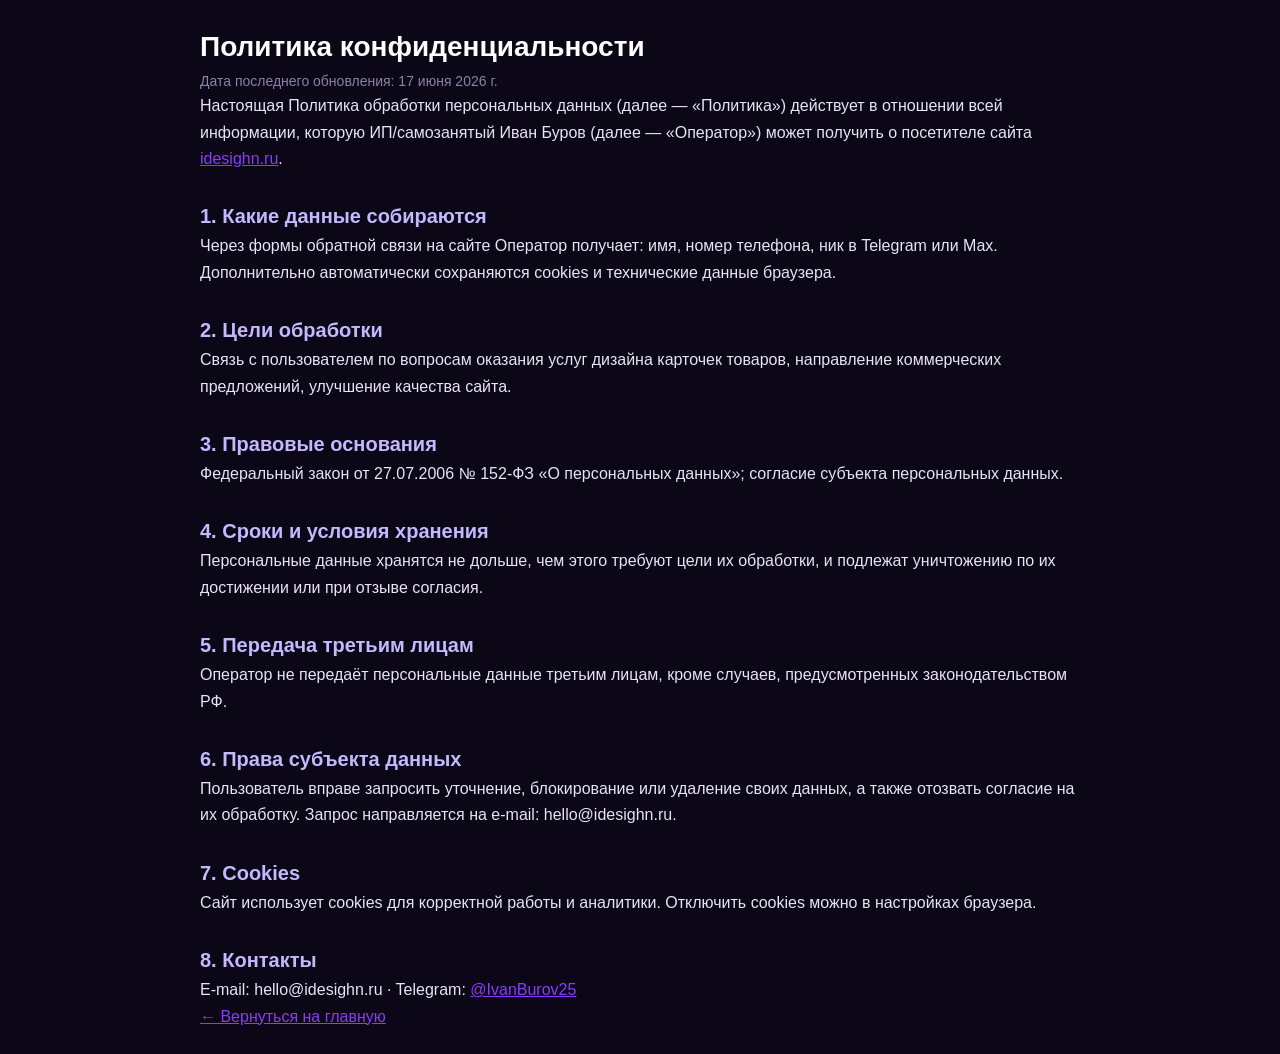
<file: privacy.html>
﻿<!DOCTYPE html>
<html lang="ru-RU">
<head>
  <meta charset="UTF-8" />
  <meta name="viewport" content="width=device-width, initial-scale=1.0" />
  <title>Политика конфиденциальности — idesighn.ru</title>
  <meta name="description" content="Политика обработки персональных данных сайта idesighn.ru в соответствии с ФЗ-152." />
  <meta name="robots" content="index, follow" />
  <link rel="canonical" href="https://idesighn.ru/privacy.html" />
  <link rel="icon" href="/assets/img/favicon.svg" type="image/svg+xml" />
  <link rel="stylesheet" href="styles.css" />
  <style>
    body { background:#0b0716; color:#e8e3f5; font-family:'Montserrat',Arial,sans-serif; padding:24px; line-height:1.65; }
    h1 { color:#fff; font-size:28px; }
    h2 { color:#c5b8ff; margin-top:28px; font-size:20px; }
    a { color:#8a3bff; }
    .wrap { max-width:880px; margin:0 auto; }
    .updated { color:#8d80a8; font-size:14px; }
  </style>
</head>
<body>
  <div class="wrap">
    <h1>Политика конфиденциальности</h1>
    <p class="updated">Дата последнего обновления: 17 июня 2026 г.</p>
    <p>Настоящая Политика обработки персональных данных (далее — «Политика») действует в отношении всей информации, которую ИП/самозанятый Иван Буров (далее — «Оператор») может получить о посетителе сайта <a href="https://idesighn.ru">idesighn.ru</a>.</p>

    <h2>1. Какие данные собираются</h2>
    <p>Через формы обратной связи на сайте Оператор получает: имя, номер телефона, ник в Telegram или Max. Дополнительно автоматически сохраняются cookies и технические данные браузера.</p>

    <h2>2. Цели обработки</h2>
    <p>Связь с пользователем по вопросам оказания услуг дизайна карточек товаров, направление коммерческих предложений, улучшение качества сайта.</p>

    <h2>3. Правовые основания</h2>
    <p>Федеральный закон от 27.07.2006 № 152-ФЗ «О персональных данных»; согласие субъекта персональных данных.</p>

    <h2>4. Сроки и условия хранения</h2>
    <p>Персональные данные хранятся не дольше, чем этого требуют цели их обработки, и подлежат уничтожению по их достижении или при отзыве согласия.</p>

    <h2>5. Передача третьим лицам</h2>
    <p>Оператор не передаёт персональные данные третьим лицам, кроме случаев, предусмотренных законодательством РФ.</p>

    <h2>6. Права субъекта данных</h2>
    <p>Пользователь вправе запросить уточнение, блокирование или удаление своих данных, а также отозвать согласие на их обработку. Запрос направляется на e-mail: hello@idesighn.ru.</p>

    <h2>7. Cookies</h2>
    <p>Сайт использует cookies для корректной работы и аналитики. Отключить cookies можно в настройках браузера.</p>

    <h2>8. Контакты</h2>
    <p>E-mail: hello@idesighn.ru · Telegram: <a href="https://t.me/IvanBurov25">@IvanBurov25</a></p>
    <p><a href="/">← Вернуться на главную</a></p>
  </div>
</body>
</html>
</file>
<file: styles.css>
:root {
  --bg: #07070d;
  --line: rgba(255, 255, 255, 0.08);
  --line-light: #e7e7ee;
  --text: #f4f4f8;
  --ink: #15151f;
  --muted: #9a9ab0;
  --muted-2: #6f6f86;
  --muted-light: #7c7c8c;
  --purple: #7c3aed;
  --purple-2: #a855f7;
  --radius: 18px;
  --maxw: 1140px;
}

* { box-sizing: border-box; margin: 0; padding: 0; }
html { scroll-behavior: smooth; }

body {
  font-family: "Montserrat", system-ui, -apple-system, sans-serif;
  background: var(--bg);
  color: var(--text);
  line-height: 1.45;
  overflow-x: hidden;
}

.bg-glow {
  position: absolute;
  top: 0; left: 0; right: 0;
  height: 760px;
  z-index: -1;
  background:
    radial-gradient(60% 40% at 15% 0%, rgba(124, 58, 237, 0.30), transparent 60%),
    radial-gradient(50% 45% at 85% 5%, rgba(168, 85, 247, 0.20), transparent 60%),
    var(--bg);
}

.container { width: 100%; max-width: var(--maxw); margin: 0 auto; padding: 0 20px; }
.accent { color: var(--purple-2); }
.grad-text {
  background: linear-gradient(100deg, #c4b5fd 0%, #8b5cf6 45%, #6d28d9 100%);
  -webkit-background-clip: text; background-clip: text; color: transparent;
}

/* ---------- HEADER ---------- */
.site-header { padding: 16px 0; }
.header-inner { display: flex; align-items: center; gap: 16px; flex-wrap: wrap; }
.badge { display: inline-block; font-size: 12px; font-weight: 800; letter-spacing: 0.5px; padding: 8px 14px; border-radius: 8px; }
.badge-purple { background: linear-gradient(135deg, var(--purple), var(--purple-2)); color: #fff; }
.header-tagline { font-size: 13px; font-weight: 700; letter-spacing: 0.5px; color: var(--muted); }
.header-tagline .accent { font-weight: 800; }

/* ---------- HERO ---------- */
.hero { padding: 14px 0 36px; overflow-x: clip; }
.hero-grid { display: grid; grid-template-columns: 1fr 1.08fr; gap: 24px; align-items: start; }
.hero-copy { padding-top: 26px; }
.hero-title { font-size: clamp(30px, 5.2vw, 55px); font-weight: 900; line-height: 1.02; letter-spacing: -1px; text-transform: uppercase; overflow-wrap: break-word; }
.hero-title .grad-text { white-space: nowrap; padding-right: 0; }
.hero-sub { margin-top: 22px; font-size: clamp(15px, 1.7vw, 19px); color: #d4d4e2; font-weight: 500; }
.marketplaces { display: flex; flex-wrap: wrap; gap: 12px; margin-top: 28px; }
.mp-chip { padding: 0 16px; height: 46px; border-radius: 10px; background: #16161f; border: 1px solid var(--line); display: inline-flex; align-items: center; }
.mp-chip img { height: 26px; width: auto; display: block; }
.mp-chip.mp-wide img { height: 19px; }

.hero-cards { display: flex; align-items: center; justify-content: center; padding: 0; transform: translateX(-20px); }
.pcard { position: relative; flex: 0 0 auto; width: 190px; border-radius: 16px; overflow: hidden; border: 1px solid rgba(255, 255, 255, 0.1); box-shadow: 0 22px 55px rgba(0, 0, 0, 0.6); background: #0c0c12; }
.pcard.pcard-lg { width: 226px; }
.pcard img { display: block; width: 100%; height: auto; }
.hero-cards .pcard:nth-child(1) { transform: rotate(-6deg) translateY(14px); z-index: 2; margin-right: -14px; }
.hero-cards .pcard:nth-child(2) { transform: rotate(3deg); z-index: 3; }
.hero-cards .pcard:nth-child(3) { transform: rotate(6deg) translateY(18px); z-index: 1; margin-left: -10px; }

/* ---------- BENEFITS + FORM ---------- */
.benefits-form { padding: 16px 0 40px; }
.bf-grid { display: grid; grid-template-columns: 1.55fr 1fr; gap: 24px; align-items: stretch; }
.benefits-card { background: #0c0c12; border: 1px solid var(--line); border-radius: var(--radius); padding: 30px; display: grid; grid-template-columns: repeat(3, 1fr); gap: 22px; }
.benefit-icon { height: 34px; display: flex; align-items: flex-end; }
.benefit-icon img { height: 32px; width: auto; }
.benefit h3 { margin: 14px 0 10px; font-size: 15px; font-weight: 800; letter-spacing: 0.5px; text-transform: uppercase; }
.visually-hidden { position: absolute; width: 1px; height: 1px; padding: 0; margin: -1px; overflow: hidden; clip: rect(0, 0, 0, 0); white-space: nowrap; border: 0; }
.benefit p { font-size: 13px; color: var(--muted); line-height: 1.5; }

.lead-form { background: #fff; border-radius: var(--radius); padding: 28px; box-shadow: 0 20px 50px rgba(0, 0, 0, 0.35); }
.form-title { font-size: 24px; font-weight: 900; letter-spacing: 0.5px; color: var(--ink); }
.form-sub { color: var(--muted-light); font-size: 13px; margin: 8px 0 18px; line-height: 1.45; }
.form { display: flex; flex-direction: column; gap: 12px; }
.field { display: flex; align-items: center; gap: 10px; background: #fff; border: 1.5px solid var(--line-light); border-radius: 12px; padding: 0 14px; }
.field:focus-within { border-color: var(--purple); }
.field-icon { color: #b3b3c0; font-size: 14px; }
.field input { flex: 1; background: transparent; border: 0; outline: none; color: var(--ink); font-size: 14px; padding: 15px 0; font-family: inherit; }
.field input::placeholder { color: #b3b3c0; }
.btn { cursor: pointer; border: 0; font-family: inherit; font-weight: 800; letter-spacing: 0.5px; border-radius: 12px; transition: transform 0.15s ease, filter 0.15s ease; text-decoration: none; display: inline-flex; align-items: center; justify-content: center; }
.btn:hover { filter: brightness(1.08); transform: translateY(-1px); }
.btn-primary { background: linear-gradient(135deg, #7c3aed, #6d28d9); color: #fff; padding: 16px 22px; font-size: 15px; }
.btn-block { width: 100%; }
.consent { display: flex; align-items: flex-start; gap: 9px; font-size: 11px; color: var(--muted-light); margin-top: 4px; cursor: pointer; }
.consent input { margin-top: 2px; accent-color: var(--purple); width: 15px; height: 15px; }
.form-success { color: #16a34a; font-size: 13px; font-weight: 600; margin-top: 6px; }

/* ---------- LIGHT ZONE ---------- */
.light-zone { background: #fff; color: var(--ink); }

/* ---------- ABOUT ---------- */
.about { padding: 44px 0 30px; }
.about-grid { display: grid; grid-template-columns: 1.55fr 1fr; gap: 24px; align-items: start; }
.about-title { font-family: "Oswald", sans-serif; font-size: clamp(26px, 4vw, 44px); font-weight: 700; font-style: italic; line-height: 1.04; text-transform: uppercase; color: var(--ink); }
.about-title .accent { color: var(--ink); }
.grad-text { display: inline-block; padding-right: 0.12em; }
.about-list { list-style: none; margin: 26px 0; display: flex; flex-direction: column; gap: 16px; }
.about-list li { position: relative; padding-left: 36px; font-size: 16px; font-weight: 500; color: var(--ink); }
.about-list li::before { content: "✓"; position: absolute; left: 0; top: 50%; transform: translateY(-50%); width: 22px; height: 22px; border-radius: 50%; background: linear-gradient(135deg, var(--purple), var(--purple-2)); color: #fff; font-size: 12px; font-weight: 800; display: flex; align-items: center; justify-content: center; }
.gift-banner { display: flex; align-items: center; gap: 18px; background: #07070c; border-radius: 50px; padding: 12px 26px 12px 12px; max-width: 560px; }
.gift-icon { flex: 0 0 auto; }
.gift-icon img { width: 52px; height: 52px; border-radius: 50%; display: block; }
.gift-text b { font-size: 14px; font-weight: 800; letter-spacing: 0.5px; line-height: 1.2; color: #fff; }
.gift-divider { width: 1px; align-self: stretch; background: rgba(255, 255, 255, 0.18); }
.gift-note { font-size: 12px; color: #b9b9c8; line-height: 1.3; }

.contacts-card { background: #fff; border: 1px solid var(--line-light); border-radius: var(--radius); padding: 26px; box-shadow: 0 16px 40px rgba(0, 0, 0, 0.08); }
.contacts-title { font-size: 15px; font-weight: 800; letter-spacing: 0.5px; text-transform: uppercase; color: var(--ink); }
.socials { display: flex; gap: 18px; margin: 22px 0; }
.social { flex: 1; text-decoration: none; display: flex; flex-direction: column; align-items: center; gap: 10px; }
.social-label { font-size: 12px; color: var(--muted-light); font-weight: 600; }
.social-icon img { width: 54px; height: 54px; border-radius: 14px; display: block; }

/* Floating contact buttons (bottom-right) */
.fab { position: fixed; right: 22px; bottom: 22px; z-index: 60; display: flex; flex-direction: column; gap: 12px; }
.fab-btn { width: 56px; height: 56px; border-radius: 50%; display: flex; align-items: center; justify-content: center; box-shadow: 0 10px 28px rgba(0, 0, 0, 0.4); transition: transform 0.15s ease, filter 0.15s ease; text-decoration: none; overflow: hidden; }
.fab-btn:hover { transform: translateY(-2px); filter: brightness(1.07); }
.fab-tg img { width: 56px; height: 56px; display: block; }
.fab-call { background: linear-gradient(135deg, #7c3aed, #a855f7); color: #fff; font-size: 24px; }
.rating { display: flex; align-items: center; gap: 8px; flex-wrap: wrap; border-top: 1px solid var(--line-light); padding-top: 16px; }
.rating-num { font-size: 22px; font-weight: 800; color: var(--ink); }
.rating-stars { color: #ffb800; font-size: 18px; letter-spacing: 2px; }
.rating-note { width: 100%; font-size: 11px; color: var(--muted-light); }

/* ---------- SECTION HEAD ---------- */
.section-head { display: flex; align-items: center; gap: 18px; margin-bottom: 22px; }
.section-title { font-size: 16px; font-weight: 800; letter-spacing: 1px; text-transform: uppercase; white-space: nowrap; color: var(--ink); }
.see-more { margin-left: auto; color: var(--muted-light); font-size: 13px; text-decoration: none; position: relative; }
.see-more::before { content: ""; position: absolute; right: calc(100% + 14px); top: 50%; width: 40px; height: 1px; background: var(--line-light); }
.see-more:hover { color: var(--ink); }

/* ---------- REVIEWS ---------- */
.reviews { padding: 24px 0; }
.reviews-grid { display: grid; grid-template-columns: repeat(4, 1fr); gap: 18px; }
.review { background: #fff; border: 1px solid var(--line-light); border-radius: 16px; padding: 16px; box-shadow: 0 10px 30px rgba(0, 0, 0, 0.05); }
.review--extra { display: none; }
.reviews-grid.is-expanded .review--extra { display: block; }
.bubble { position: relative; background: #f3f3f7; border-radius: 14px; padding: 12px 14px; }
.bubble p { font-size: 13px; color: #2a2a36; line-height: 1.5; }
.person { display: flex; align-items: center; gap: 10px; margin: 14px 0 0; }
.avatar { width: 42px; height: 42px; border-radius: 50%; overflow: hidden; flex: 0 0 auto; }
.avatar img { width: 100%; height: 100%; object-fit: cover; display: block; }
.person-info { display: flex; flex-direction: column; }
.person-info b { font-size: 13px; color: var(--ink); }
.person-info i { font-size: 11px; color: var(--muted-light); font-style: normal; }
.stars { color: #ffb800; font-size: 14px; letter-spacing: 2px; margin-bottom: 10px; }

/* ---------- PORTFOLIO ---------- */
.portfolio { padding: 26px 0 46px; }
.portfolio-grid { display: grid; grid-template-columns: repeat(4, 1fr); gap: 18px; }
.folio { position: relative; border-radius: 16px; overflow: hidden; background: #0c0c12; border: 1px solid var(--line); box-shadow: 0 14px 34px rgba(0, 0, 0, 0.4); }
.folio img { display: block; width: 100%; height: auto; }
.folio--extra { display: none; }
.portfolio-grid.is-expanded .folio--extra { display: block; }

/* ---------- PRICING / SERVICES ---------- */
.link-btn { background: none; border: 0; padding: 0; margin: 0; font: inherit; cursor: pointer; text-decoration: underline; text-underline-offset: 3px; }
.link-btn:hover { filter: brightness(1.12); }
.pricing { display: none; padding: 8px 0 34px; }
.pricing.is-open { display: block; }
.pricing-close { background: none; border: 0; cursor: pointer; font-family: inherit; }
.pricing-grid { display: grid; grid-template-columns: repeat(5, 1fr); gap: 16px; }
.price-card { display: flex; flex-direction: column; gap: 10px; background: #0c0c12; border: 1px solid var(--line); border-radius: 16px; padding: 12px; box-shadow: 0 14px 34px rgba(0, 0, 0, 0.4); }
.price-card > img { display: block; width: 100%; height: auto; border-radius: 12px; }
.price-row { display: flex; align-items: baseline; gap: 10px; }
.price-now { font-family: "Oswald", sans-serif; font-size: 24px; font-weight: 700; color: #fff; }
.price-old { font-size: 15px; color: var(--muted); text-decoration: line-through; }
.price-label { font-size: 13px; color: var(--muted-light); }
.price-btn { margin-top: auto; padding: 13px 18px; font-size: 14px; }

/* ---------- MODAL ---------- */
.modal { display: none; position: fixed; inset: 0; z-index: 100; align-items: center; justify-content: center; padding: 20px; }
.modal.is-open { display: flex; }
.modal-overlay { position: absolute; inset: 0; background: rgba(6, 6, 12, 0.66); }
.modal-box { position: relative; z-index: 1; width: 100%; max-width: 420px; max-height: calc(100vh - 40px); overflow-y: auto; background: #fff; border-radius: var(--radius); padding: 30px 26px 26px; box-shadow: 0 30px 80px rgba(0, 0, 0, 0.6); }
.modal-close { position: absolute; top: 10px; right: 14px; background: none; border: 0; color: #a6a6b4; font-size: 28px; line-height: 1; cursor: pointer; }
.modal-close:hover { color: var(--ink); }
body.modal-open { overflow: hidden; }

/* ---------- CTA BANNER ---------- */
.cta-banner { padding: 6px 0 50px; }
.cta-inner { display: flex; align-items: center; justify-content: space-between; gap: 24px; background: linear-gradient(120deg, #1a1230 0%, #120c1f 100%); border-radius: var(--radius); padding: 22px 28px; }
.cta-left { display: flex; align-items: center; gap: 16px; }
.cta-rocket { font-size: 30px; }
.cta-left p { font-size: 16px; font-weight: 800; letter-spacing: 0.5px; text-transform: uppercase; line-height: 1.2; color: #fff; }
.cta-btn { white-space: nowrap; }

/* ---------- FOOTER ---------- */
.site-footer { background: #fff; border-top: 1px solid var(--line-light); padding: 24px 0; }
.site-footer p { font-size: 12px; color: var(--muted-light); text-align: center; }

/* ---------- RESPONSIVE ---------- */
/* Laptops — shrink hero title + cards so all three cards stay visible */
@media (min-width: 981px) and (max-width: 1180px) {
  .hero-title { font-size: clamp(30px, 5vw, 50px); }
  .hero-copy { padding-top: 16px; }
  .hero-cards { transform: translateX(-8px); }
  .pcard { width: 158px; }
  .pcard.pcard-lg { width: 190px; }
}

/* Large tablets / small laptops */
@media (max-width: 1080px) {
  .bf-grid, .about-grid { grid-template-columns: 1.35fr 1fr; }
  .reviews-grid, .portfolio-grid { gap: 14px; }
  .pricing-grid { grid-template-columns: repeat(3, 1fr); }
}

/* Tablets — stack the two-column layouts, center hero */
@media (max-width: 980px) {
  .hero-grid, .bf-grid, .about-grid { grid-template-columns: 1fr; }
  .hero { padding: 10px 0 28px; }
  .hero-copy { text-align: center; padding-top: 0; }
  .marketplaces { justify-content: center; }
  .hero-cards { margin-top: 24px; }
  .reviews-grid, .portfolio-grid { grid-template-columns: repeat(2, 1fr); }
  .gift-banner { max-width: none; }
  .contacts-card { max-width: 560px; }
  .about-list { max-width: 620px; margin-left: auto; margin-right: auto; }
}

/* Small tablets — stack the 3 benefits */
@media (max-width: 760px) {
  .benefits-card { grid-template-columns: 1fr; gap: 24px; padding: 26px; }
  .section-title { white-space: normal; }
  .pricing-grid { grid-template-columns: repeat(2, 1fr); }
}

/* Phones — flatten hero cards, single-column grids */
@media (max-width: 640px) {
  .hero-title .grad-text { white-space: normal; }
  .fab { right: 12px; bottom: 12px; gap: 10px; }
  .fab-btn { width: 46px; height: 46px; }
  .fab-tg img { width: 46px; height: 46px; }
  .fab-call { font-size: 20px; }
  /* Tighter, consistent vertical rhythm on phones */
  .hero { padding: 8px 0 24px; }
  .benefits-form { padding: 8px 0 28px; }
  .benefits-card { gap: 18px; padding: 22px; }
  .reviews { padding: 18px 0; }
  .portfolio { padding: 18px 0 34px; }
  .pricing.is-open { padding: 4px 0 26px; }
  .cta-banner { padding: 6px 0 40px; }
  /* Hero cards: same overlapping tilted collage as desktop, scaled down to fit the phone */
  .hero-cards { transform: none; justify-content: center; gap: 0; overflow: visible; padding: 0; margin-top: 16px; }
  .pcard { width: 96px; }
  .pcard.pcard-lg { width: 116px; }
  .reviews-grid { grid-template-columns: 1fr; }
  .pricing-grid, .portfolio-grid { grid-template-columns: 1fr 1fr; gap: 12px; }
  .review { max-width: 460px; margin-left: auto; margin-right: auto; width: 100%; }
  /* Pricing: full PC-style card (image + price + label + «Написать»), just 2-up */
  .price-card { padding: 10px; gap: 8px; }
  .price-card > img, .folio img { border-radius: 12px; }
  .price-now { font-size: 20px; }
  .price-old { font-size: 13px; }
  .price-label { font-size: 12px; }
  .price-btn { padding: 11px 12px; font-size: 13px; }
  .site-footer { padding-bottom: 80px; }
  .cta-inner { flex-direction: column; text-align: center; }
  .cta-left { flex-direction: column; }
  .cta-btn { width: 100%; }
  .gift-banner { flex-wrap: wrap; border-radius: 18px; row-gap: 8px; padding: 16px 18px; }
  .gift-divider { display: none; }
  .lead-form { padding: 20px; }
  .about { padding: 28px 0 22px; }
  .section-head { gap: 12px; }
  .see-more::before { display: none; }
  /* consistent gutters + per-block fine-tuning */
  .container { padding: 0 16px; }
  .marketplaces { gap: 10px; margin-top: 18px; }
  .mp-chip { height: 42px; padding: 0 12px; }
  .mp-chip img { height: 22px; }
  .hero-sub { margin-top: 16px; }
  .about-list { margin: 20px 0; gap: 14px; }
  .about-list li { font-size: 15px; padding-left: 32px; }
  .contacts-card { padding: 22px; }
  .review { padding: 16px; }
  .cta-inner { padding: 22px 20px; }
  .cta-left p { font-size: 15px; }
  .modal-box { padding: 24px 20px 20px; }
}

/* Small phones */
@media (max-width: 420px) {
  .container { padding: 0 16px; }
  .mp-chip { font-size: 12px; padding: 10px 14px; }
  .form-title { font-size: 21px; }
  .about-list li { font-size: 15px; }
  .socials { gap: 12px; }
}
/* ===== SEO-дополнения ===== */
.breadcrumbs { padding: 14px 0 6px; font-size: 13px; color: #bdb3d4; }
.breadcrumbs ol { display:flex; flex-wrap:wrap; gap: 6px 10px; list-style:none; padding:0; margin:0; }
.breadcrumbs li { display:flex; align-items:center; gap:10px; }
.breadcrumbs li + li::before { content: "›"; color: #6b1dff; font-weight: 700; }
.breadcrumbs a { color: #c5b8ff; text-decoration: none; }
.breadcrumbs a:hover { text-decoration: underline; }
.breadcrumbs [aria-current="page"] { color: #fff; }

.marketplaces { flex-wrap: wrap; }
.marketplaces .mp-chip img { display:block; }

.faq { padding: 56px 0; background: #0b0716; }
.faq .section-title { color:#fff; text-align:center; margin-bottom: 28px; }
.faq-list { max-width: 820px; margin: 0 auto; display: flex; flex-direction: column; gap: 12px; }
.faq-list details { background: rgba(255,255,255,0.04); border: 1px solid rgba(255,255,255,0.08); border-radius: 12px; padding: 16px 20px; transition: border-color .2s; }
.faq-list details[open] { border-color: #6b1dff; }
.faq-list summary { cursor: pointer; font-weight: 600; color: #fff; list-style: none; display: flex; justify-content: space-between; align-items: center; }
.faq-list summary::-webkit-details-marker { display:none; }
.faq-list summary::after { content: "+"; color:#6b1dff; font-size: 22px; font-weight: 700; transition: transform .2s; }
.faq-list details[open] summary::after { content: "−"; }
.faq-list p { margin: 12px 0 0; color: #d9d2ee; line-height: 1.6; }

.footer-nav { display:flex; flex-wrap:wrap; gap: 6px 18px; margin-top: 12px; font-size: 14px; }
.footer-nav a { color: #c5b8ff; text-decoration: none; }
.footer-nav a:hover { text-decoration: underline; }
</file>
